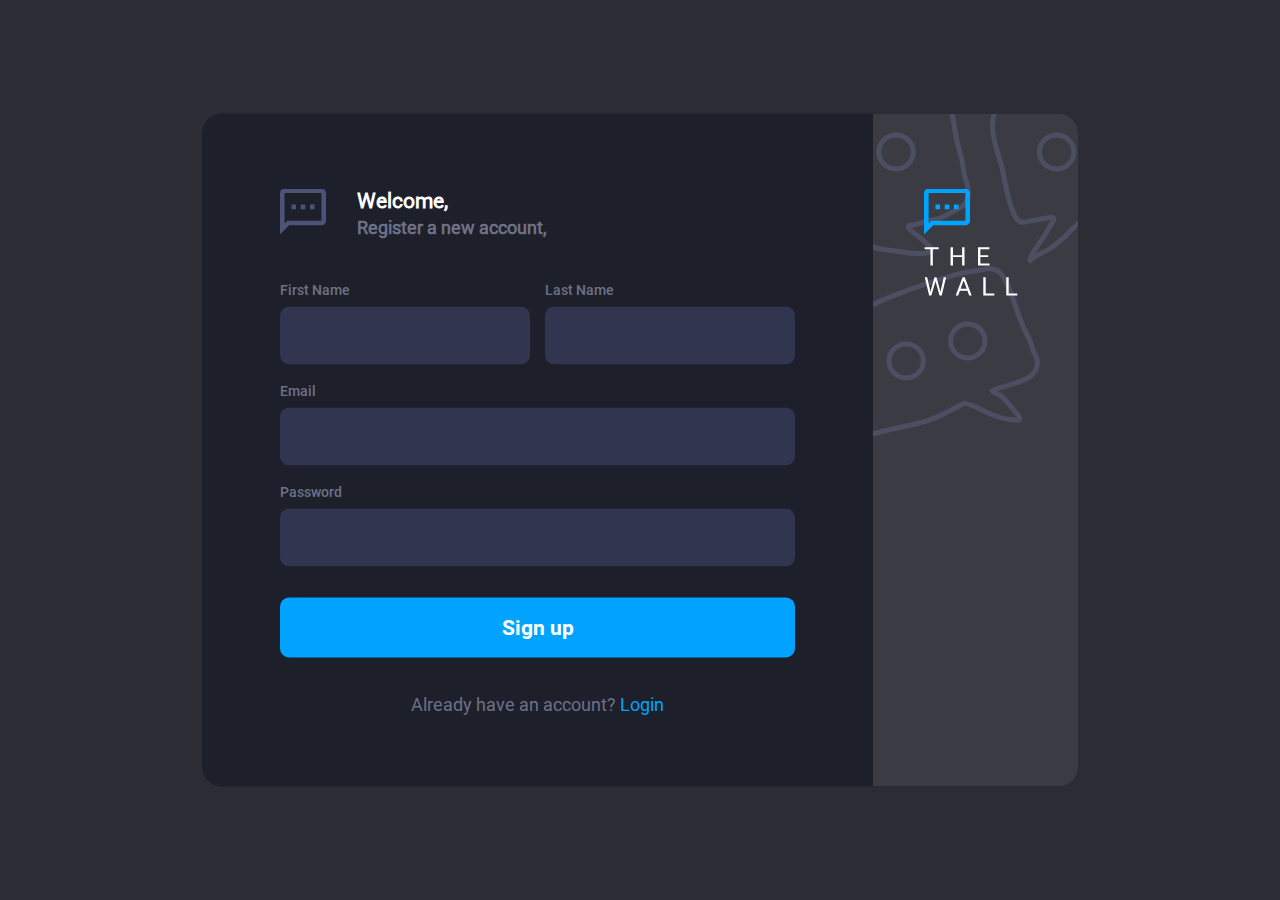
<file: web_frontend/views/index.html>
<!DOCTYPE html>
<html lang="en">
<head>
    <meta charset="UTF-8">
    <meta http-equiv="X-UA-Compatible" content="IE=edge">
    <meta name="viewport" content="width=device-width, initial-scale=1.0">
    <link rel="icon" type="image/x-icon" href="../assets/images/favicon.ico"/>
    <meta name="description" content="Login or Register form of the wall assignment">
    <meta name="author" content="Jerwin A. Fernandez">
    <title>The Wall | Sign In/Up Page</title>

    <!-- CSS -->
    <link rel="stylesheet" href="../assets/css/index.css"/>
</head>
<body>
    <div id="sign_in_up_container">
        <div class="left_container">
            <div id="form_header">
                <img src="../assets/images/the_wall_icon.svg" alt="Messenger Icon">
                <h5>Welcome,</h5>
                <h6>Register a new account,</h6>
            </div>

            <!-- Sign In Form -->
            <form action="#" method="post" id="sign_in_form" class="hidden">
                <div class="form_group">
                    <label for="sign_in_email_input">Email</label>
                    <input type="email" id="sign_in_email_input">
                </div>
                <div class="form_group">
                    <label for="sign_in_password_input">Password</label>
                    <input type="password" id="sign_in_password_input">
                </div>

                <button type="submit" class="primary_button">Sign In</button>
                <p>Don't have an account?  <button type="button" class="normal_button" id="show_sign_up_button">Sign up</button></p>
            </form>

            <!-- Sign Up Form -->
            <form action="#" method="post" id="sign_up_form">
                <div class="form_group_container">
                    <div class="form_group">
                        <label for="first_name_input">First Name</label>
                        <input type="text" id="first_name_input">
                    </div>
                    <div class="form_group">
                        <label for="last_name_input">Last Name</label>
                        <input type="text" id="last_name_input">
                    </div>
                </div>
                <div class="form_group">
                    <label for="sign_up_email_input">Email</label>
                    <input type="email" id="sign_up_email_input">
                </div>
                <div class="form_group">
                    <label for="sign_up_password_input">Password</label>
                    <input type="password" id="sign_up_password_input">
                </div>
                <button type="submit" class="primary_button">Sign up</button>
                <p>Already have an account? <button type="button" class="normal_button" id="show_sign_in_button">Login</button></p>
            </form>

        </div>
        <div class="right_container">
            <img src="../assets/images/the_wall_big_logo.svg" alt="The Wall Icon">
        </div>
    </div>
 
    <!-- Scripts -->
    <script src="./../assets/js/index.js"></script>
    <script src="./../assets/js/global.js"></script>
</body>
</html>
</file>
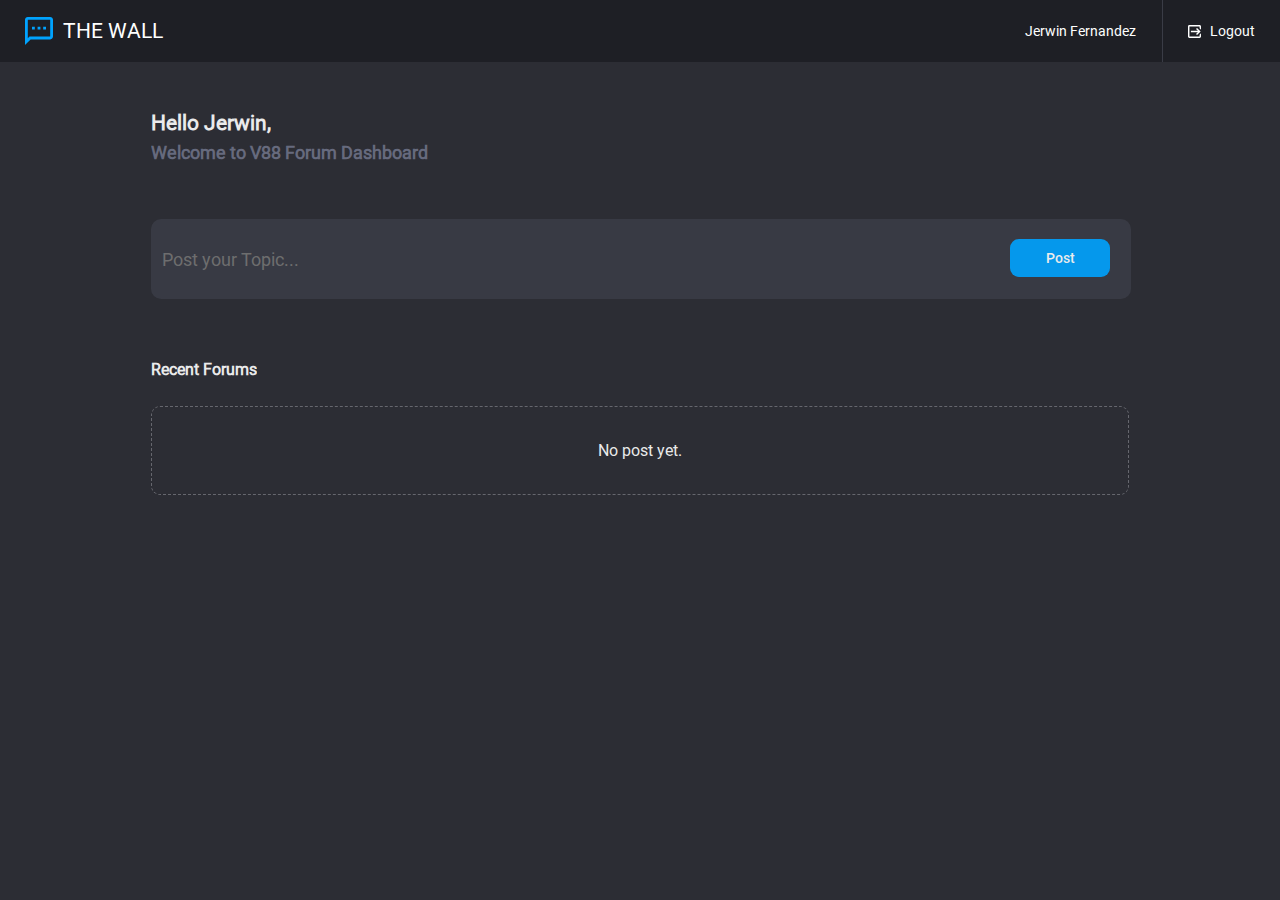
<file: web_frontend/views/wall.html>
<!DOCTYPE html>
<html lang="en">
<head>
    <meta charset="UTF-8">
    <meta http-equiv="X-UA-Compatible" content="IE=edge">
    <meta name="viewport" content="width=device-width, initial-scale=1.0">
    <link rel="icon" type="image/x-icon" href="../assets/images/favicon.ico"/>
    <meta name="description" content="Adding of message and reply of the wall assignment">
    <meta name="author" content="Jerwin A. Fernandez">
    <title>The Wall | Wall Page</title>

    <!-- Less -->
    <link rel="stylesheet" href="../assets/css/wall.css"/>
</head>
<body>
 
    <header>
        <a href="wall.html"><span class="the_wall_logo"></span> THE WALL</a>
        <p><span>Jerwin Fernandez</span> <a href="index.html"><span class="logout_icon"></span> <span>Logout</span></a></p>
    </header>

    <main>
        <h4>Hello Jerwin,</h4>
        <h1>Welcome to V88 Forum Dashboard</h1>

        <form action="#" method="post" id="create_message_form">
            <textarea name="message" placeholder="Post your Topic..."></textarea>
            <button type="submit" class="primary_button">Post</button>
        </form>

        <div id="recent_forums_container">
            <h5>Recent Forums</h5>

            <!-- No post placeholder -->
            <div id="no_post_yet">No post yet.</div>

            <ul id="messages_list"></ul>
        </div>
    </main>

    <!-- Clones -->
    <div class="hidden">
        <ul id="clones_list">
            <!-- Message Clone -->
            <li data-message-id="0">
                <p>This is a test message!</p>

                <div class="item_footer">
                    <div class="author_details">
                        <span>Jerwin F. (few seconds ago)</span>
                        <span class="responses">0 Responses</span>
                    </div>

                    <div class="actions_container">
                        <button type="button" class="edit_message_button">
                            <span class="edit_icon"></span>
                        </button>
                        <div class="delete_item_container">
                            <button type="button" class="delete_message_button">
                                <span class="delete_icon"></span>
                            </button>

                            <form action="#" method="post" class="delete_message_form">
                                <span>Confirm Delete?</span>
                                <button type="button" class="normal_button close_confirm_delete">No</button>
                                <button type="submit" class="normal_button">Yes</button>
                            </form>
                        </div>
                    </div> 
                </div>

                <form action="#" method="post" class="create_comment_form">
                    <textarea name="comment" placeholder="Post your Topic..."></textarea>
                    <button type="submit" class="primary_button">Post</button>
                </form>

                <ul class="comments_list"></ul>
            </li>
            <!-- Comment Clone -->
            <li data-comment-id="0">
                <p>This is a test comment!</p>

                <div class="item_footer">
                    <span class="author_details">Jerwin F. (few seconds ago)</span>

                    <div class="actions_container">
                        <button type="button" class="edit_comment_button">
                            <span class="edit_icon"></span>
                        </button>
                        <div class="delete_item_container">
                            <button type="button" class="delete_comment_button">
                                <span class="delete_icon"></span>
                            </button>

                            <form action="#" method="post" class="delete_message_form">
                                <span>Confirm Delete?</span>
                                <button type="button" class="normal_button close_confirm_delete">No</button>
                                <button type="submit" class="normal_button">Yes</button>
                            </form>
                        </div>
                    </div> 
                </div> 
            </li>
        </ul>

        <form action="#" method="post" class="update_message_form">
            <textarea name="message" placeholder="Update your Topic..."></textarea>
            <button type="submit" class="primary_button">Save</button>
        </form>
    </div>

    <!-- Scripts -->
    <script src="./../assets/js/wall.js"></script>
    <script src="./../assets/js/global.js"></script>
</body>
</html>
</file>
<file: web_frontend/assets/css/index.css>
body {
  background-color: #2C2D34;
  margin: 0px;
}
body .hidden {
  display: none !important;
}
body .primary_button {
  background-color: #00a3ff;
  border-radius: 9px;
  border: none;
  color: #ffffff;
  font-family: 'Roboto-Bold';
  font-size: 21px;
  line-height: 25px;
  outline: none;
}
body .normal_button {
  background-color: transparent;
  border: none;
  outline: none;
  padding: 0px;
}
body .error_input {
  border: 1px solid #eb5757 !important;
}
body button {
  cursor: pointer;
}
body input {
  padding: 0px 20px;
  width: calc(100% - 42px) !important;
}
body input:focus {
  border: 1px solid #00a3ff !important;
}
/* Fonts */
@font-face {
  font-family: "Roboto-Regular";
  src: url("../fonts/Roboto/Roboto-Regular.ttf") format("truetype");
}
@font-face {
  font-family: "Roboto-Medium";
  src: url("../fonts/Roboto/Roboto-Medium.ttf") format("truetype");
}
@font-face {
  font-family: "Roboto-Bold";
  src: url("../fonts/Roboto/Roboto-Bold.ttf") format("truetype");
}
/* Colors */
body #sign_in_up_container {
  background: #1D1F2B;
  border-radius: 20px;
  display: flex;
  left: 50%;
  position: absolute;
  top: 50%;
  transform: translate(-50%, -50%);
  width: 876px;
}
body #sign_in_up_container .left_container {
  flex: 1;
  padding: 75px 78px 71px 78px;
}
body #sign_in_up_container .left_container #form_header {
  margin-bottom: 43px;
  padding-left: 77px;
  position: relative;
}
body #sign_in_up_container .left_container #form_header img {
  left: 0px;
  position: absolute;
  top: 0px;
}
body #sign_in_up_container .left_container #form_header h5 {
  color: #ffffff;
  font-family: 'Roboto-Regular';
  font-size: 21px;
  line-height: 25px;
  margin: 0px 0px 4px 0px;
}
body #sign_in_up_container .left_container #form_header h6 {
  color: #6D7186;
  font-family: 'Roboto-Regular';
  font-size: 17.5108px;
  line-height: 21px;
  margin: 0px;
}
body #sign_in_up_container .left_container form .form_group {
  margin-bottom: 18px;
}
body #sign_in_up_container .left_container form .form_group label {
  font-family: 'Roboto-Medium';
  color: #6D7186;
  font-size: 14px;
  line-height: 16px;
  display: flex;
  margin-bottom: 9px;
}
body #sign_in_up_container .left_container form .form_group input {
  background: #31354F;
  border-radius: 9px;
  border: 1px solid transparent;
  color: #ffffff;
  font-family: 'Roboto-Regular';
  font-size: 16px;
  font-style: normal;
  height: 56px;
  line-height: 16px;
  outline: none;
  width: 100%;
}
body #sign_in_up_container .left_container form .form_group_container {
  display: flex;
}
body #sign_in_up_container .left_container form .form_group_container .form_group {
  flex: 1;
}
body #sign_in_up_container .left_container form .form_group_container .form_group:first-child {
  margin-right: 7.5px;
}
body #sign_in_up_container .left_container form .form_group_container .form_group:last-child {
  margin-left: 7.5px;
}
body #sign_in_up_container .left_container form > button {
  height: 60px;
  margin-top: 13px;
  width: 100%;
}
body #sign_in_up_container .left_container form p {
  color: #6D7186;
  font-family: 'Roboto-Regular';
  font-size: 17.5108px;
  line-height: 21px;
  margin: 37px auto 0px auto;
  text-align: center;
}
body #sign_in_up_container .left_container form p button {
  color: #00a3ff;
  font-family: 'Roboto-Regular';
  font-size: 17.5108px;
  line-height: 21px;
}
body #sign_in_up_container .right_container {
  background-color: #3B3C43;
  background-image: url("../images/right_panel_sign_up_in.svg");
  background-position: -39px -53px;
  background-repeat: no-repeat;
  border-radius: 0px 20px 20px 0px;
  position: relative;
  width: 205px;
}
body #sign_in_up_container .right_container img {
  left: 51px;
  position: absolute;
  top: 75px;
}
@media only screen and (max-width: 910px) {
  body {
    padding: 50px;
  }
  body #sign_in_up_container {
    width: 100%;
    position: unset;
    transform: unset;
  }
  body #sign_in_up_container .right_container {
    display: none;
  }
}
@media only screen and (max-width: 550px) {
  body #sign_in_up_container .left_container {
    padding: 50px;
  }
  body #sign_in_up_container .left_container form .form_group_container {
    flex-direction: column;
  }
}
@media only screen and (max-width: 415px) {
  body {
    padding: 20px;
  }
  body #sign_in_up_container .left_container {
    padding: 20px;
  }
}
</file>
<file: web_frontend/assets/css/wall.css>
/* Fonts */
@font-face {
  font-family: "Roboto-Regular";
  src: url("../fonts/Roboto/Roboto-Regular.ttf") format("truetype");
}
@font-face {
  font-family: "Roboto-Medium";
  src: url("../fonts/Roboto/Roboto-Medium.ttf") format("truetype");
}
@font-face {
  font-family: "Roboto-Bold";
  src: url("../fonts/Roboto/Roboto-Bold.ttf") format("truetype");
}
/* Colors */
body {
  background-color: #2C2D34;
  margin: 0px;
}
body .hidden {
  display: none !important;
}
body .primary_button {
  background-color: #00a3ff;
  border-radius: 9px;
  border: none;
  color: #ffffff;
  font-family: 'Roboto-Bold';
  font-size: 21px;
  line-height: 25px;
  outline: none;
}
body .normal_button {
  background-color: transparent;
  border: none;
  outline: none;
  padding: 0px;
}
body .error_input {
  border: 1px solid #eb5757 !important;
}
body button {
  cursor: pointer;
}
body input {
  padding: 0px 20px;
  width: calc(100% - 42px) !important;
}
body input:focus {
  border: 1px solid #00a3ff !important;
}
body header {
  align-items: center;
  background: #1E1F25;
  display: flex;
  height: 62px;
  justify-content: space-between;
  padding: 0px 25px;
}
body header > a {
  align-items: center;
  color: #ffffff;
  display: flex;
  font-family: 'Roboto-Regular';
  font-size: 21px;
  line-height: 25px;
  text-decoration: none;
}
body header > a span.the_wall_logo {
  background-image: url(../images/the_wall_small_logo.svg);
  display: flex;
  height: 28px;
  margin-right: 10px;
  width: 28px;
}
body header p {
  align-items: center;
  color: #ffffff;
  display: flex;
  font-family: 'Roboto-Regular';
  font-size: 14px;
  line-height: 16px;
  margin: 0px;
}
body header p a {
  align-items: center;
  color: #ffffff;
  display: flex;
  font-family: 'Roboto-Regular';
  font-size: 14px;
  line-height: 16px;
  margin-left: 26px;
  padding-left: 26px;
  position: relative;
  text-decoration: none;
}
body header p a:before {
  background-color: #3A3C46;
  content: "";
  height: 62px;
  left: 0px;
  position: absolute;
  top: -23px;
  width: 1px;
}
body header p a span.logout_icon {
  background-image: url(../images/the_icon_sprite.svg);
  background-position: 13px;
  display: flex;
  height: 13px;
  margin-right: 9px;
  width: 13px;
}
body main {
  margin: 49px auto;
  width: 978px;
}
body main h4 {
  color: #ffffff;
  font-family: 'Roboto-Regular';
  font-size: 21px;
  line-height: 25px;
  margin: 0px 0px 7px 0px;
  opacity: 0.9;
}
body main h1 {
  color: #6D7186;
  font-family: 'Roboto-Regular';
  font-size: 17.5108px;
  line-height: 21px;
  margin: 0px 0px 55px 0px;
  opacity: 0.9;
}
body main #create_message_form,
body main .create_comment_form,
body main .update_message_form {
  position: relative;
}
body main #create_message_form textarea,
body main .create_comment_form textarea,
body main .update_message_form textarea {
  background: #3A3C46;
  border-radius: 10px;
  border: 1px solid transparent;
  color: #ffffff;
  font-family: 'Roboto-Regular';
  font-size: 17.5108px;
  height: 58px;
  line-height: 25px;
  opacity: 0.9;
  outline: none;
  overflow: hidden;
  padding: 10px;
  resize: none;
  width: calc(100% - 20px);
}
body main #create_message_form textarea::placeholder,
body main .create_comment_form textarea::placeholder,
body main .update_message_form textarea::placeholder {
  position: absolute;
  top: 28px;
}
body main #create_message_form textarea:focus,
body main .create_comment_form textarea:focus,
body main .update_message_form textarea:focus {
  border: 1px solid #00a3ff;
}
body main #create_message_form button,
body main .create_comment_form button,
body main .update_message_form button {
  align-items: center;
  color: #ffffff;
  display: flex;
  font-family: 'Roboto-Medium';
  font-size: 14px;
  height: 38px;
  justify-content: center;
  line-height: 40px;
  opacity: 0.9;
  position: absolute;
  right: 19px;
  top: 20px;
  width: 100px;
}
body main #create_message_form button:hover,
body main .create_comment_form button:hover,
body main .update_message_form button:hover {
  background-color: #0050C8;
}
body main #recent_forums_container {
  margin-top: 57px;
}
body main #recent_forums_container h5 {
  color: #ffffff;
  font-family: 'Roboto-Regular';
  font-size: 16px;
  line-height: 19px;
  opacity: 0.9;
}
body main #recent_forums_container #no_post_yet {
  align-items: center;
  background: #2C2D34;
  border-radius: 9px;
  border: 1px dashed #6D6E75;
  color: #ffffff;
  display: flex;
  font-family: 'Roboto-Regular';
  font-size: 16px;
  font-style: normal;
  font-weight: 400;
  height: 87px;
  justify-content: center;
  line-height: 19px;
  opacity: 0.9;
}
body main #recent_forums_container #messages_list {
  list-style: none;
  margin: 0px;
  padding: 0px;
}
body main #recent_forums_container #messages_list li {
  background: #1E1F25;
  border-radius: 10px;
  margin-bottom: 30px;
  padding: 22px 30px 28px 30px;
}
body main #recent_forums_container #messages_list li:last-child {
  margin-bottom: 0px;
}
body main #recent_forums_container #messages_list li:hover > .item_footer .actions_container {
  display: flex;
}
body main #recent_forums_container #messages_list li.update_item .update_message_form {
  margin-bottom: 30px;
}
body main #recent_forums_container #messages_list li.update_item .item_footer {
  display: none;
}
body main #recent_forums_container #messages_list li p {
  color: #ffffff;
  font-family: 'Roboto-Regular';
  font-size: 16px;
  font-style: italic;
  line-height: 25px;
  margin: 0px;
  opacity: 0.9;
}
body main #recent_forums_container #messages_list li .item_footer {
  align-items: end;
  display: flex;
  height: 29px;
  justify-content: space-between;
  margin-bottom: 30px;
}
body main #recent_forums_container #messages_list li .item_footer .author_details {
  color: #a3a3ff;
  font-family: 'Roboto-Regular';
  font-size: 14px;
  line-height: 16px;
  opacity: 0.9;
}
body main #recent_forums_container #messages_list li .item_footer .author_details span {
  position: relative;
}
body main #recent_forums_container #messages_list li .item_footer .author_details span:first-child {
  margin-right: 36px;
}
body main #recent_forums_container #messages_list li .item_footer .author_details span:first-child:after {
  background-color: #a3a3ff;
  content: "";
  height: 15px;
  position: absolute;
  right: -20px;
  width: 1px;
}
body main #recent_forums_container #messages_list li .item_footer .actions_container {
  display: none;
}
body main #recent_forums_container #messages_list li .item_footer .actions_container .edit_message_button,
body main #recent_forums_container #messages_list li .item_footer .actions_container .edit_comment_button,
body main #recent_forums_container #messages_list li .item_footer .actions_container .delete_message_button,
body main #recent_forums_container #messages_list li .item_footer .actions_container .delete_comment_button {
  align-items: center;
  background: #32333C;
  border-radius: 4px;
  border: 1px solid #606066;
  display: flex;
  height: 29px;
  justify-content: center;
  width: 29px;
}
body main #recent_forums_container #messages_list li .item_footer .actions_container .edit_message_button span,
body main #recent_forums_container #messages_list li .item_footer .actions_container .edit_comment_button span,
body main #recent_forums_container #messages_list li .item_footer .actions_container .delete_message_button span,
body main #recent_forums_container #messages_list li .item_footer .actions_container .delete_comment_button span {
  display: inline-block;
}
body main #recent_forums_container #messages_list li .item_footer .actions_container .edit_message_button:hover,
body main #recent_forums_container #messages_list li .item_footer .actions_container .edit_comment_button:hover,
body main #recent_forums_container #messages_list li .item_footer .actions_container .delete_message_button:hover,
body main #recent_forums_container #messages_list li .item_footer .actions_container .delete_comment_button:hover {
  background: #9999FF;
  border: 1px solid #FFFFFF;
}
body main #recent_forums_container #messages_list li .item_footer .actions_container .edit_message_button:hover .edit_icon,
body main #recent_forums_container #messages_list li .item_footer .actions_container .edit_comment_button:hover .edit_icon {
  background-position: -42px 0px;
}
body main #recent_forums_container #messages_list li .item_footer .actions_container .edit_message_button .edit_icon,
body main #recent_forums_container #messages_list li .item_footer .actions_container .edit_comment_button .edit_icon {
  background-image: url("../images/the_wall_sprite_icon.svg");
  background-position: 0px 0px;
  background-repeat: no-repeat;
  height: 12px;
  width: 12px;
}
body main #recent_forums_container #messages_list li .item_footer .actions_container .delete_item_container {
  align-items: center;
  background: #32333C;
  border-radius: 4px;
  border: 1px solid transparent;
  display: flex;
  justify-content: space-between;
  margin-left: 6px;
}
body main #recent_forums_container #messages_list li .item_footer .actions_container .delete_item_container .delete_message_button:hover .delete_icon,
body main #recent_forums_container #messages_list li .item_footer .actions_container .delete_item_container .delete_comment_button:hover .delete_icon {
  background-position: -63px 0px;
}
body main #recent_forums_container #messages_list li .item_footer .actions_container .delete_item_container .delete_message_button .delete_icon,
body main #recent_forums_container #messages_list li .item_footer .actions_container .delete_item_container .delete_comment_button .delete_icon {
  background-image: url("../images/the_wall_sprite_icon.svg");
  background-position: -21px 0px;
  background-repeat: no-repeat;
  height: 12px;
  width: 12px;
}
body main #recent_forums_container #messages_list li .item_footer .actions_container .delete_item_container.show {
  border: 1px solid #606066;
}
body main #recent_forums_container #messages_list li .item_footer .actions_container .delete_item_container.show form {
  display: flex;
}
body main #recent_forums_container #messages_list li .item_footer .actions_container .delete_item_container.show .delete_message_button,
body main #recent_forums_container #messages_list li .item_footer .actions_container .delete_item_container.show .delete_comment_button {
  border-bottom: none;
  border-left: none;
  border-radius: 4px 0px 0px 4px;
  border-top: none;
}
body main #recent_forums_container #messages_list li .item_footer .actions_container .delete_item_container .delete_message_form {
  display: none;
  padding: 8px;
}
body main #recent_forums_container #messages_list li .item_footer .actions_container .delete_item_container .delete_message_form span {
  color: #ffffff;
  font-family: 'Roboto-Bold';
  font-size: 10px;
  line-height: 12px;
}
body main #recent_forums_container #messages_list li .item_footer .actions_container .delete_item_container .delete_message_form button {
  font-family: 'Roboto-Bold';
  font-size: 10px;
  line-height: 12px;
  margin-left: 8px;
}
body main #recent_forums_container #messages_list li .item_footer .actions_container .delete_item_container .delete_message_form button[type="button"] {
  color: #6D7186;
}
body main #recent_forums_container #messages_list li .item_footer .actions_container .delete_item_container .delete_message_form button[type="submit"] {
  color: #a3a3ff;
}
body main #recent_forums_container #messages_list li .create_comment_form {
  margin-left: 15px;
}
body main #recent_forums_container #messages_list li .comments_list {
  list-style: none;
  margin: 0px;
  padding: 0px 0px 0px 15px;
}
body main #recent_forums_container #messages_list li .comments_list li {
  border-bottom: 1px solid #3F404A;
  border-radius: 0px;
  margin: 0px;
  padding: 24px 0px 25px 0px;
}
body main #recent_forums_container #messages_list li .comments_list li:last-child {
  border: none;
  padding-bottom: 0px;
}
body main #recent_forums_container #messages_list li .comments_list li .item_footer {
  margin-bottom: 0px;
}
@media only screen and (max-width: 1030px) {
  body main,
  body header {
    padding: 0px 25px;
    width: 1035px;
  }
}
@media only screen and (max-width: 375px) {
  body header {
    padding: 3px 20px;
    width: calc(100% - 40px);
  }
  body header p span {
    display: none;
  }
  body header p a {
    padding-left: 0px;
    margin: 0px;
  }
  body header p a:before {
    display: none;
  }
  body header p a .logout_icon {
    margin-right: 0px !important;
  }
  body main {
    padding: 0px;
    width: calc(100% - 70px);
    margin: 32px auto;
  }
  body main h4 {
    font-size: 20px;
    line-height: 23px;
    margin: 0px 0px 5px 0px;
  }
  body main h1 {
    font-size: 16px;
    line-height: 19px;
    margin: 0px 0px 17px 0px;
  }
  body main #create_message_form,
  body main .create_comment_form,
  body main .update_message_form {
    margin-left: 0px !important;
  }
  body main #create_message_form textarea,
  body main .create_comment_form textarea,
  body main .update_message_form textarea {
    font-size: 14px;
    line-height: 25px;
    height: 89px;
  }
  body main #create_message_form button,
  body main .create_comment_form button,
  body main .update_message_form button {
    top: 63px;
  }
  body main #recent_forums_container {
    margin-top: 23px;
  }
  body main #recent_forums_container h5 {
    margin: 0px 0px 9px 0px;
  }
  body main #recent_forums_container #messages_list li {
    padding: 17px 20px 18px 20px;
  }
  body main #recent_forums_container #messages_list li p {
    font-size: 14px;
    line-height: 18px;
  }
  body main #recent_forums_container #messages_list li .item_footer {
    height: auto;
    margin-bottom: 13px;
  }
  body main #recent_forums_container #messages_list li .item_footer .author_details {
    display: flex;
    flex-direction: column;
  }
  body main #recent_forums_container #messages_list li .item_footer .author_details span:after {
    display: none;
  }
  body main #recent_forums_container #messages_list li .item_footer .author_details span:first-child {
    font-size: 12px;
    line-height: 14px;
    margin-right: 0px;
  }
  body main #recent_forums_container #messages_list li .item_footer .author_details span:last-child {
    font-size: 10px;
    line-height: 12px;
  }
  body main #recent_forums_container #messages_list li .item_footer .actions_container {
    display: flex;
  }
  body main #recent_forums_container #messages_list li .comments_list {
    padding: 0px 0px 0px 10px;
  }
  body main #recent_forums_container #messages_list li .comments_list li {
    padding: 13px 0px 7px 0px;
  }
  body main #recent_forums_container #messages_list li .comments_list li .item_footer {
    align-items: start;
  }
  body main #recent_forums_container #messages_list li .comments_list li .item_footer .author_details {
    font-size: 12px;
    line-height: 14px;
    margin-right: 0px;
    margin-top: 5px;
  }
}
</file>
